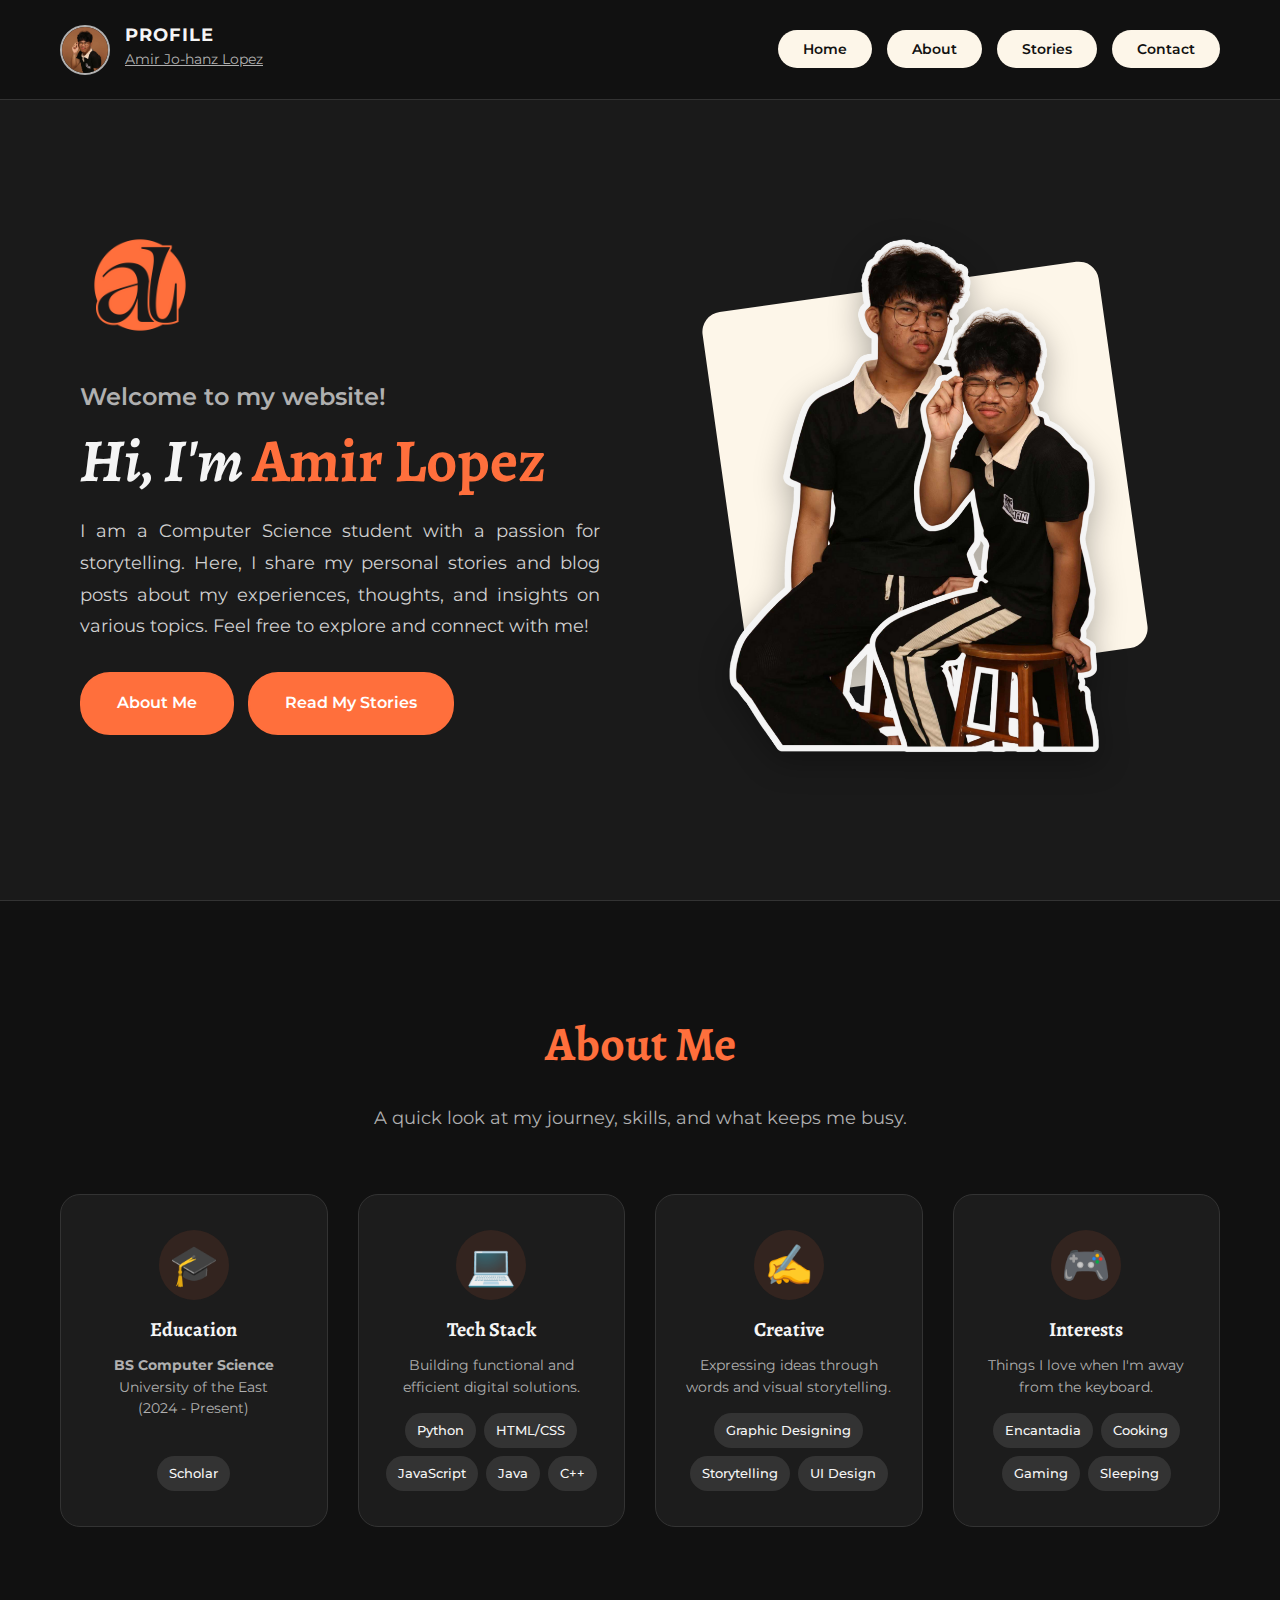
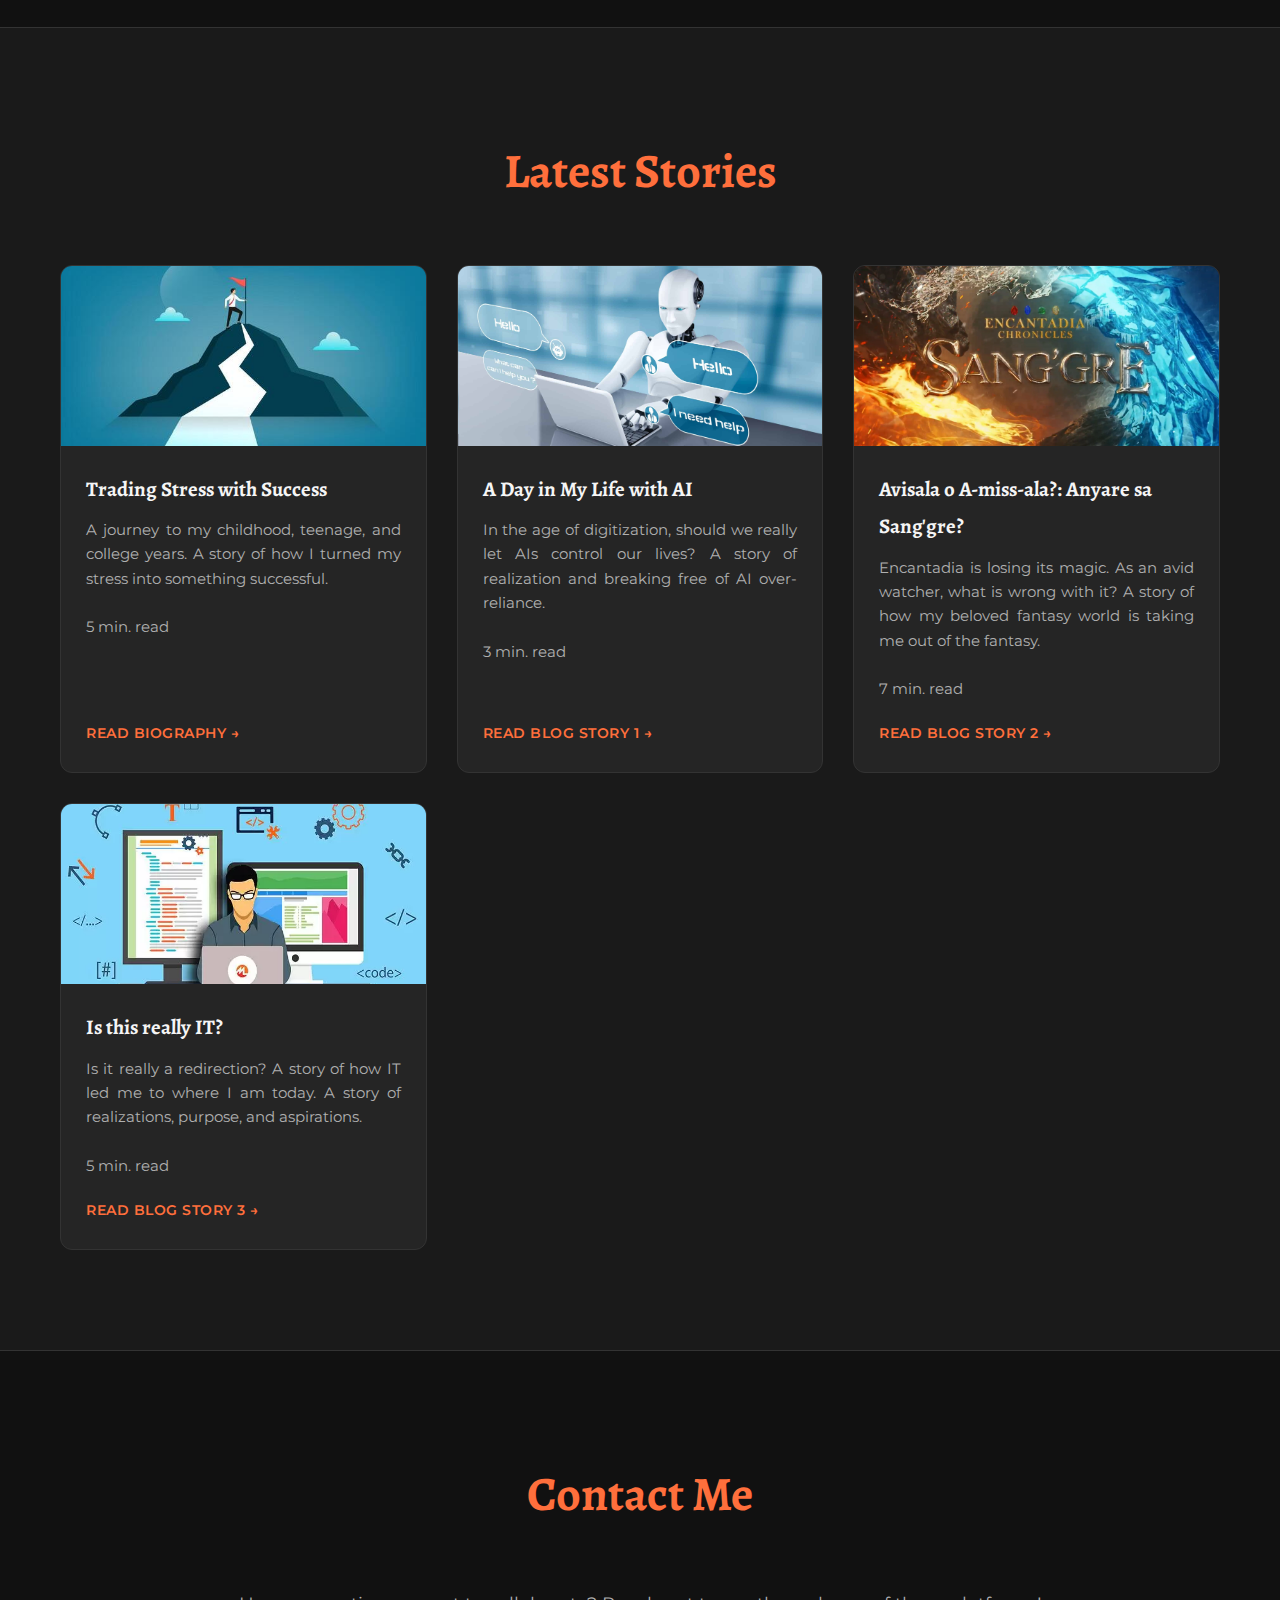
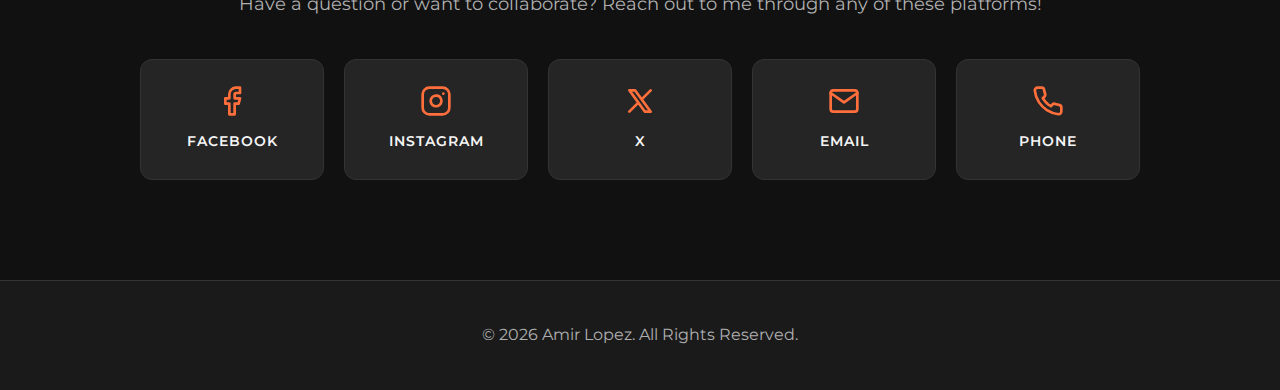
<file: index.html>
<!DOCTYPE html>
<html lang="en">
    <head>
        <meta charset="UTF-8">
        <meta name="viewport" content="width=device-width, initial-scale=1.0">
        <title>Home - Amir Lopez</title>
        
        <link rel="icon" type="image/png" href="images/hero/logo.png">
        
        <link rel="preconnect" href="https://fonts.googleapis.com">
        <link rel="preconnect" href="https://fonts.gstatic.com" crossorigin>
        <link href="https://fonts.googleapis.com/css2?family=Alegreya:ital,wght@0,400;0,700;1,400&family=Montserrat:wght@400;600;700&display=swap" rel="stylesheet">
        <link rel="stylesheet" href="design.css">

        <style>
            main {
                background-color: var(--bg-dark); 
                display: flex;
                align-items: center;
                justify-content: space-between;
                padding: 40px 80px 80px;
                max-width: 1400px;
                margin: 0 auto;
                width: 100%;
                min-height: calc(100vh - 100px);
            }

            p {
                text-align: center;
            }

            .hero-text {
                flex: 1;
                padding-right: 50px;
                z-index: 2;
            }

            .welcome-msg {
                font-size: 1.5rem; font-weight: 600;
                color: var(--text-grey); margin-bottom: 10px;
            }

            .hero-heading {
                font-family: var(--font-heading); 
                font-size: 3.8rem; font-style: italic;
                line-height: 1.1; margin-bottom: 20px;
            }

            .hero-heading .name {
                color: var(--accent-orange); font-style: normal;
            }

            .description {
                color: var(--text-grey); font-size: 1.1rem;
                line-height: 1.7; margin-bottom: 40px;
                max-width: 600px;
            }

            .btn {
                display: inline-block; padding: 15px 35px;
                border-radius: 30px; font-weight: 600;
                font-size: 1rem; transition: all 0.3s ease;
                border: 2px solid var(--accent-orange);
                margin-right: 10px;
            }

            .btn-primary {
                background-color: var(--accent-orange); color: white;
            }
            .btn-primary:hover {
                background-color: transparent; color: var(--accent-orange);
            }

            .hero-image {
                flex: 1; 
                display: flex;
                justify-content: center; 
                align-items: center;
                position: relative;
                height: 550px;
            }

            .hero-image::before {
                content: ''; 
                position: absolute;
                width: 400px; height: 390px;
                background-color: var(--accent-light);
                border-radius: 20px; 
                z-index: 0;
                top: 50%; left: 50%;
                transform: translate(-50%, -50%) rotate(-8deg); 
            }

            .person-img {
                max-height: 100%;
                width: auto;
                z-index: 1;
                position: relative;
                filter: drop-shadow(0 10px 15px rgba(0,0,0,0.3));
                transition: all 0.3s ease-in-out;
                transform-origin: center;
                cursor: zoom-in;
            }

            .person-img:hover {
                transform: scale(1.1) rotate(-4deg);
                filter: drop-shadow(0 10px 15px rgba(0,0,0,0.75));
            }

            .logo img {
                width: 120px;
                height: auto;
                transition: transform 0.3s ease;
                cursor: zoom-in;
            }

            .logo:hover img {
                transform: scale(1.2) rotate(-2deg);
            }

            .about-section {
                padding: 100px 60px;
                background-color: var(--bg-darker);
                border-top: 1px solid #333;
            }

            .section-header-center {
                text-align: center;
                margin-bottom: 60px;
                max-width: 800px;
                margin-left: auto;
                margin-right: auto;
            }

            .section-header-center h2 {
                font-family: var(--font-heading);
                font-size: 3rem;
                color: var(--accent-orange);
                margin-bottom: 15px;
            }

            .section-header-center p {
                color: var(--text-grey);
                font-size: 1.1rem;
            }

            .about-grid {
                display: grid;
                grid-template-columns: repeat(auto-fit, minmax(260px, 1fr));
                gap: 30px;
                max-width: 1200px;
                margin: 0 auto;
            }

            .info-card {
                background: rgba(37, 37, 37, 0.6);
                border: 1px solid #333;
                padding: 35px 25px;
                border-radius: 20px;
                text-align: center;
                transition: all 0.3s ease;
                position: relative;
                overflow: hidden;
                display: flex;
                flex-direction: column;
                align-items: center;
                height: 100%;
            }

            .info-card:hover {
                transform: translateY(-10px) rotate(-2deg);
                border-color: var(--accent-orange);
                background: rgba(37, 37, 37, 0.9);
                box-shadow: 0 15px 30px rgba(0,0,0,0.4);
            }

            .card-icon {
                font-size: 2.5rem;
                margin-bottom: 20px;
                color: var(--accent-orange);
                background: rgba(255, 111, 60, 0.1);
                width: 70px; height: 70px;
                display: flex; align-items: center; justify-content: center;
                border-radius: 50%;
            }

            .info-card h3 {
                font-size: 1.25rem;
                margin-bottom: 15px;
                color: var(--text-white);
                font-family: var(--font-heading);
                line-height: 1;
            }

            .info-card p {
                font-size: 0.9rem;
                color: var(--text-grey);
                margin-bottom: 15px;
                line-height: 1.5;
                text-align: center;
            }

            .skill-tags {
                display: flex;
                flex-wrap: wrap;
                gap: 8px;
                justify-content: center;
                margin-top: auto;
            }

            .tag {
                background-color: #333;
                color: var(--text-white);
                font-size: 0.8rem;
                padding: 6px 12px;
                border-radius: 20px;
                font-weight: 500;
            }

            .stories-section {
                padding: 100px 60px;
                background-color: var(--bg-dark);
                border-top: 1px solid #333;
            }

            .section-title {
                font-size: 3rem; margin-bottom: 50px;
                color: var(--accent-orange); text-align: center;
                font-family: var(--font-heading);
            }

            .stories-grid {
                display: grid;
                grid-template-columns: repeat(auto-fit, minmax(280px, 1fr));
                gap: 30px;
                max-width: 1200px; margin: 0 auto;
            }

            .story-card {
                background-color: var(--bg-card);
                border-radius: var(--border-radius);
                overflow: hidden;
                transition: transform 0.3s ease, box-shadow 0.3s ease;
                display: flex; flex-direction: column;
                border: 1px solid #333;
            }

            .story-card:hover {
                transform: translateY(-10px) rotate(-2deg);
                box-shadow: 0 10px 20px rgba(0,0,0,0.5);
                border-color: var(--accent-orange);
            }

            .card-img-placeholder {
                height: 180px; background-color: #333;
                display: flex; align-items: center;
                justify-content: center;
                color: var(--text-grey); font-size: 0.9rem;
            }
            
            .card-img-1 { background: url('images/cards/story1.jpg') center/cover; }
            .card-img-2 { background: url('images/cards/story2.jpg') center/cover; }
            .card-img-3 { background: url('images/cards/story3.jpg') center/cover; }
            .card-img-4 { background: url('images/cards/story4.jpg') center/cover; }

            .card-content {
                padding: 25px; display: flex;
                flex-direction: column; flex-grow: 1;
            }

            .card-content h3 {
                font-size: 1.3rem; margin-bottom: 10px;
                color: var(--text-white);
                font-family: var(--font-heading);
            }

            .card-content p {
                font-size: 0.95rem; color: var(--text-grey);
                line-height: 1.6; margin-bottom: 20px;
                text-align: justify;
            }

            .read-more {
                margin-top: auto; color: var(--accent-orange);
                font-weight: 600; font-size: 0.9rem;
                text-transform: uppercase; letter-spacing: 0.5px;
            }

            .contact-section {
                padding: 100px 60px;
                background-color: var(--bg-darker);
                border-top: 1px solid #333;
            }

            .contact-container {
                max-width: 1000px;
                margin: 0 auto;
                text-align: center;
            }

            .contact-subtitle {
                color: var(--text-grey);
                margin-bottom: 40px;
                font-size: 1.1rem;
            }

            .social-links {
                display: grid;
                grid-template-columns: repeat(auto-fit, minmax(150px, 1fr));
                gap: 20px;
                margin-top: 30px;
            }

            .social-item {
                background: var(--bg-card);
                border: 1px solid #333;
                padding: 25px 15px;
                border-radius: var(--border-radius);
                transition: all 0.3s ease;
                display: flex;
                flex-direction: column;
                align-items: center;
                gap: 12px;
            }

            .social-item svg {
                color: var(--accent-orange);
                width: 32px;
                height: 32px;
                fill: none;
                stroke: currentColor;
                stroke-width: 2;
                stroke-linecap: round;
                stroke-linejoin: round;
            }

            .social-item span {
                font-size: 0.85rem;
                font-weight: 600;
                color: var(--text-white);
                text-transform: uppercase;
                letter-spacing: 1px;
            }

            .social-item:hover {
                background: var(--bg-darker);
                border-color: var(--accent-orange);
                transform: translateY(-5px);
            }

            footer {
                background-color: var(--bg-dark);
            }
        </style>
    </head>

    <body>
        <header>
            <div class="profile-brand">
                <img src="images/hero/profile-img.png" alt="Amir Lopez" class="profile-pic-small">
                <div class="brand-text">
                    <h3>Profile</h3>
                    <span>Amir Jo-hanz Lopez</span>
                </div>
            </div>

            <nav>
                <ul>
                    <li><a href="#">Home</a></li>
                    <li><a href="#about">About</a></li>
                    <li><a href="#stories">Stories</a></li>
                    <li><a href="#contact">Contact</a></li>
                </ul>
            </nav>
        </header>

        <main>
            <div class="hero-text">
                <div class="logo" style="margin-bottom: 20px;">
                    <a href="images/hero/logo.png" target="images">
                        <img src="images/hero/logo.png" alt="Amir Lopez Logo">
                    </a>
                </div>

                <h2 class="welcome-msg">Welcome to my website!</h2>
                <h1 class="hero-heading">Hi, I'm <span class="name">Amir Lopez</span></h1>
                
                <p style="text-align: justify;">
                    I am a Computer Science student with a passion for storytelling. Here, I share my personal stories and blog posts about my experiences, thoughts, and insights on various topics. Feel free to explore and connect with me!
                </p>

                <div class="cta-buttons">
                    <a href="#about" class="btn btn-primary">About Me</a>
                    <a href="#stories" class="btn btn-primary">Read My Stories</a>
                </div>
            </div>

            <div class="hero-image">
                <img src="images/hero/hero-img.png" alt="Amir Lopez" class="person-img"> 
            </div>
        </main>

        <section id="about" class="about-section">
            <div class="section-header-center">
                <h2>About Me</h2>
                <p>A quick look at my journey, skills, and what keeps me busy.</p>
            </div>

            <div class="about-grid">
                <div class="info-card">
                    <div class="card-icon">&#127891;</div> <h3>Education</h3>
                    <p><strong>BS Computer Science</strong><br>University of the East<br>(2024 - Present)</p>
                    <div class="skill-tags">
                        <span class="tag">Scholar</span>
                    </div>
                </div>

                <div class="info-card">
                    <div class="card-icon">&#128187;</div> <h3>Tech Stack</h3>
                    <p>Building functional and efficient digital solutions.</p>
                    <div class="skill-tags">
                        <span class="tag">Python</span>
                        <span class="tag">HTML/CSS</span>
                        <span class="tag">JavaScript</span>
                        <span class="tag">Java</span>
                        <span class="tag">C++</span>
                    </div>
                </div>

                <div class="info-card">
                    <div class="card-icon">&#9997;</div> <h3>Creative</h3>
                    <p>Expressing ideas through words and visual storytelling.</p>
                    <div class="skill-tags">
                        <span class="tag">Graphic Designing</span>
                        <span class="tag">Storytelling</span>
                        <span class="tag">UI Design</span>
                    </div>
                </div>

                <div class="info-card">
                    <div class="card-icon">&#127918;</div> <h3>Interests</h3>
                    <p>Things I love when I'm away from the keyboard.</p>
                    <div class="skill-tags">
                        <span class="tag">Encantadia</span>
                        <span class="tag">Cooking</span>
                        <span class="tag">Gaming</span>
                        <span class="tag">Sleeping</span>
                    </div>
                </div>
            </div>
        </section>

        <section id="stories" class="stories-section">
            <h2 class="section-title">Latest Stories</h2>
            <div class="stories-grid">
                <a href="biography.html" class="story-card">
                    <div class="card-img-placeholder card-img-1"></div>
                    <div class="card-content">
                        <h3>Trading Stress with Success</h3>
                        <p>A journey to my childhood, teenage, and college years. A story of how I turned my stress into something successful.<br><br>5 min. read</p>
                        <span class="read-more">Read Biography &rarr;</span>
                    </div>
                </a>
                <a href="blog1.html" class="story-card">
                    <div class="card-img-placeholder card-img-2"></div>
                    <div class="card-content">
                        <h3>A Day in My Life with AI</h3>
                        <p>In the age of digitization, should we really let AIs control our lives? A story of realization and breaking free of AI over-reliance.<br><br>3 min. read</p>
                        <span class="read-more">Read Blog Story 1 &rarr;</span>
                    </div>
                </a>
                <a href="blog2.html" class="story-card">
                    <div class="card-img-placeholder card-img-3"></div>
                    <div class="card-content">
                        <h3>Avisala o A-miss-ala?: Anyare sa Sang'gre?</h3>
                        <p>Encantadia is losing its magic. As an avid watcher, what is wrong with it? A story of how my beloved fantasy world is taking me out of the fantasy.<br><br>7 min. read</p>
                        <span class="read-more">Read Blog Story 2 &rarr;</span>
                    </div>
                </a>
                <a href="blog3.html" class="story-card">
                    <div class="card-img-placeholder card-img-4"></div>
                    <div class="card-content">
                        <h3>Is this really IT?</h3>
                        <p>Is it really a redirection? A story of how IT led me to where I am today. A story of realizations, purpose, and aspirations.<br><br>5 min. read</p>
                        <span class="read-more">Read Blog Story 3 &rarr;</span>
                    </div>
                </a>
            </div>
        </section>

        <section id="contact" class="contact-section">
            <div class="contact-container">
                <h2 class="section-title">Contact Me</h2>
                <p class="contact-subtitle">Have a question or want to collaborate? Reach out to me through any of these platforms!</p>
                <div class="social-links">
                    <a href="https://facebook.com/haznnnn" target="_blank" class="social-item">
                        <svg viewBox="0 0 24 24"><path d="M18 2h-3a5 5 0 0 0-5 5v3H7v4h3v8h4v-8h3l1-4h-4V7a1 1 0 0 1 1-1h3z"></path></svg>
                        <span>Facebook</span>
                    </a>
                    <a href="https://instagram.com/jooooooanz" target="_blank" class="social-item">
                        <svg viewBox="0 0 24 24"><rect x="2" y="2" width="20" height="20" rx="5" ry="5"></rect><path d="M16 11.37A4 4 0 1 1 12.63 8 4 4 0 0 1 16 11.37z"></path><line x1="17.5" y1="6.5" x2="17.51" y2="6.5"></line></svg>
                        <span>Instagram</span>
                    </a>
                    <a href="https://x.com/hnzlpz" target="_blank" class="social-item">
                        <svg viewBox="0 0 24 24"><path d="M4 4l11.733 16h4.267l-11.733 -16z M4 20l6.768 -6.768 M13.232 10.768l6.768 -6.768"></path></svg>
                        <span>X</span>
                    </a>
                    <a href="mailto:amirlopezong@gmail.com" class="social-item">
                        <svg viewBox="0 0 24 24"><path d="M4 4h16c1.1 0 2 .9 2 2v12c0 1.1-.9 2-2 2H4c-1.1 0-2-.9-2-2V6c0-1.1.9-2 2-2z"></path><polyline points="22,6 12,13 2,6"></polyline></svg>
                        <span>Email</span>
                    </a>
                    <a href="tel:+639603689205" class="social-item">
                        <svg viewBox="0 0 24 24"><path d="M22 16.92v3a2 2 0 0 1-2.18 2 19.79 19.79 0 0 1-8.63-3.07 19.5 19.5 0 0 1-6-6 19.79 19.79 0 0 1-3.07-8.67A2 2 0 0 1 4.11 2h3a2 2 0 0 1 2 1.72 12.84 12.84 0 0 0 .7 2.81 2 2 0 0 1-.45 2.11L8.09 9.91a16 16 0 0 0 6 6l1.27-1.27a2 2 0 0 1 2.11-.45 12.84 12.84 0 0 0 2.81.7A2 2 0 0 1 22 16.92z"></path></svg>
                        <span>Phone</span>
                    </a>
                </div>
            </div>
        </section>

        <footer>
            &copy; 2026 Amir Lopez. All Rights Reserved.
        </footer>
    </body>

</html>
</file>
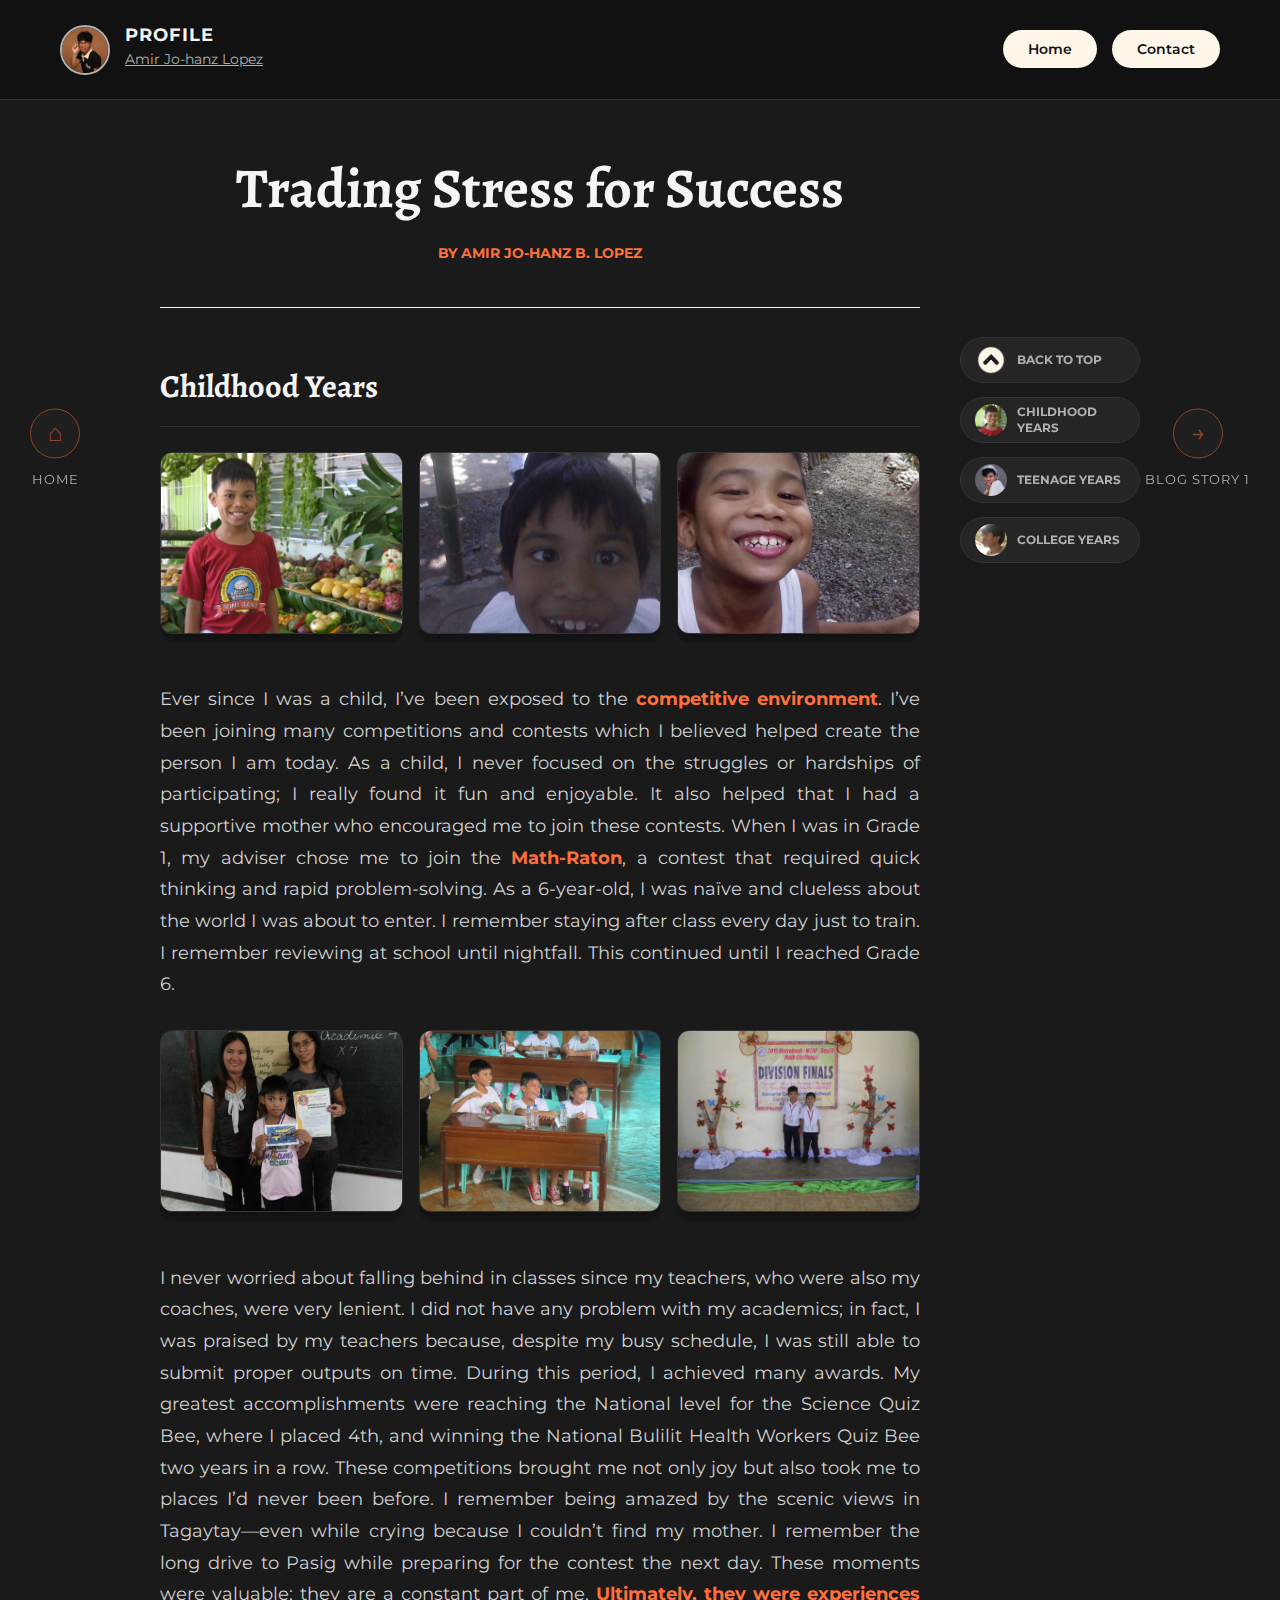
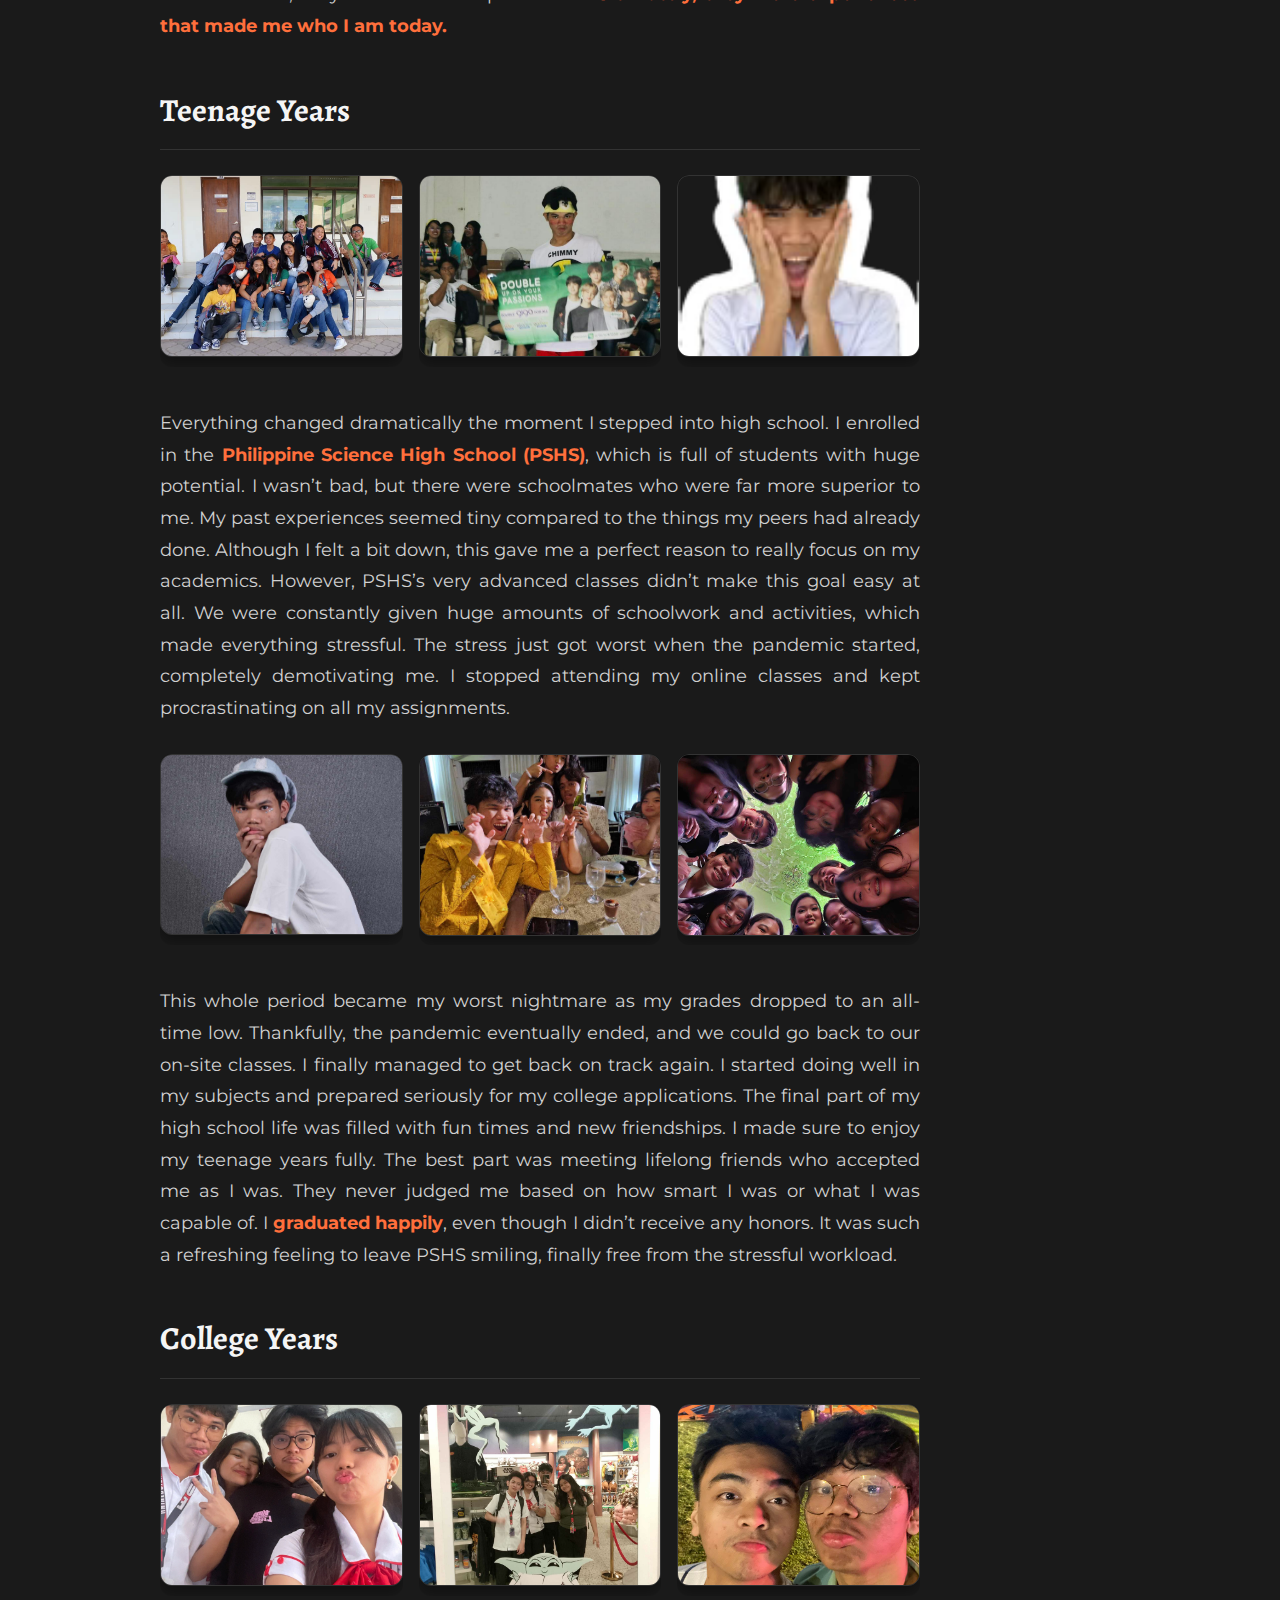
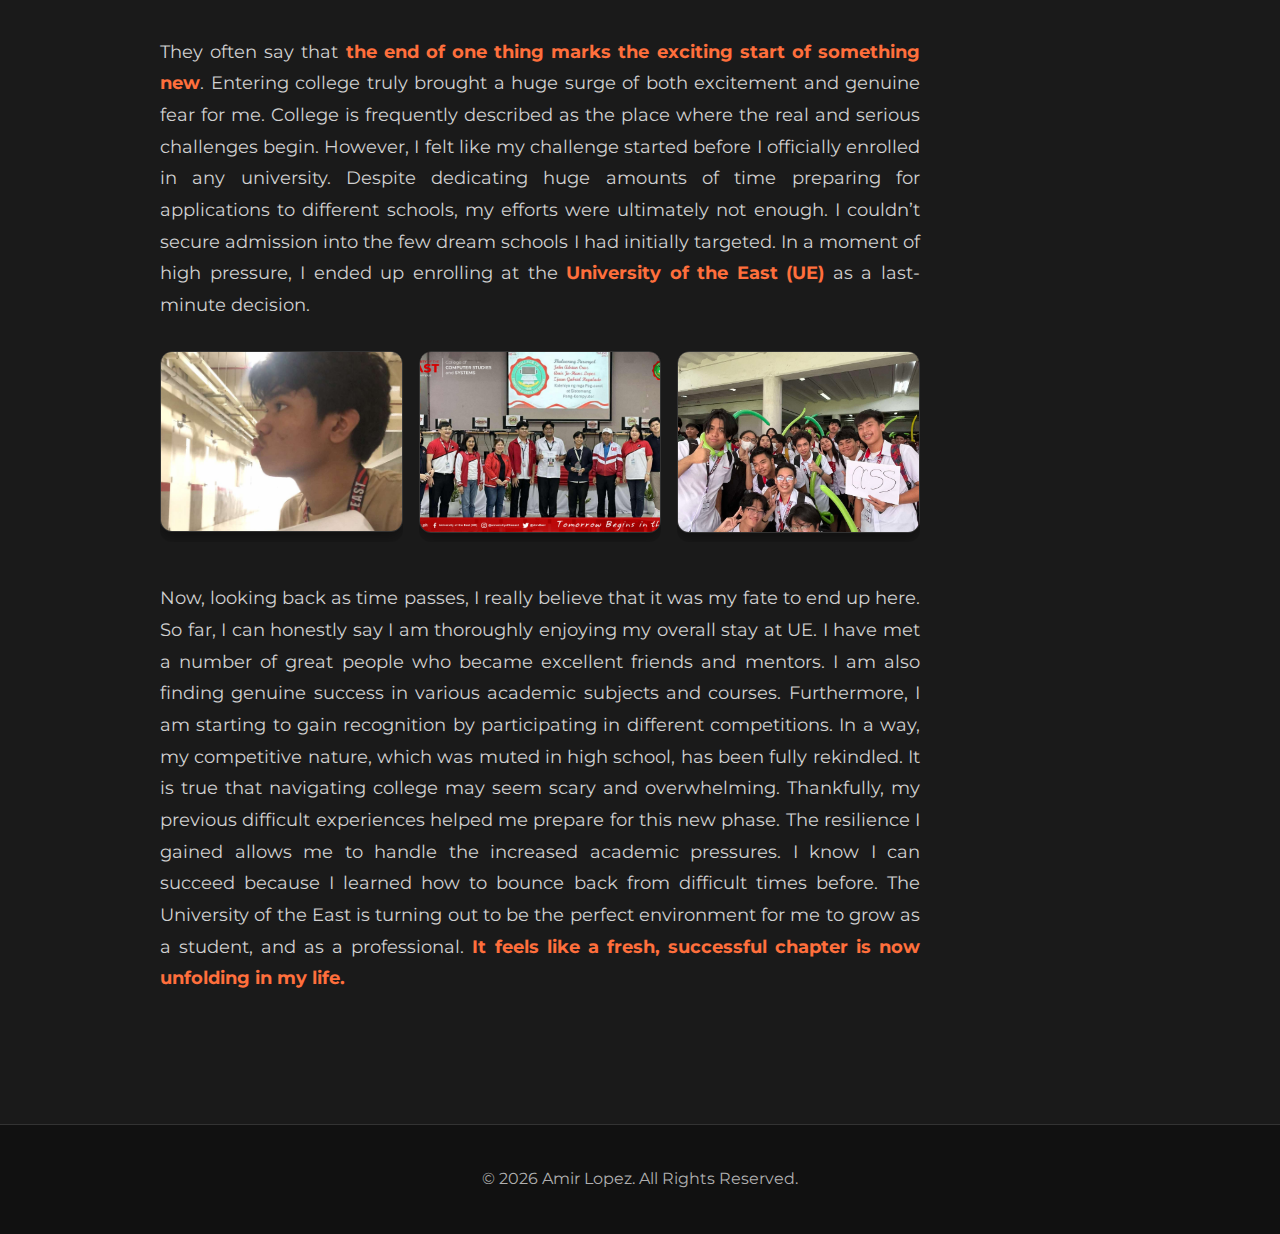
<file: biography.html>
<!DOCTYPE html>
<html lang="en">
    <head>
        <meta charset="UTF-8">
        <meta name="viewport" content="width=device-width, initial-scale=1.0">
        <title>Biography - Amir Lopez</title>

        <link rel="icon" type="image/png" href="images/hero/logo.png">
        
        <link rel="preconnect" href="https://fonts.googleapis.com">
        <link rel="preconnect" href="https://fonts.gstatic.com" crossorigin>
        <link href="https://fonts.googleapis.com/css2?family=Alegreya:ital,wght@0,400;0,700;1,400&family=Montserrat:wght@400;600;700&display=swap" rel="stylesheet">
        <link rel="stylesheet" href="design.css">

        <style>
            .mini-gallery {
                display: grid;
                grid-template-columns: repeat(auto-fit, minmax(160px, 1fr));
                gap: 16px;
                margin: 25px 0 40px;
            }

            .mini-gallery a {
                display: block;
                overflow: hidden;
                border-radius: 12px;
            }

            .mini-gallery img {
                width: 100%;
                aspect-ratio: 4 / 3;
                object-fit: cover;

                border: 1px solid #333;
                border-radius: 12px;
                box-shadow: 0 6px 15px rgba(0,0,0,0.4);

                cursor: zoom-in;
                transition: transform 0.35s ease, box-shadow 0.35s ease, filter 0.35s ease;
            }

            .mini-gallery a:hover img {
                transform: scale(1.08);
                box-shadow: 0 12px 28px rgba(0,0,0,0.65);
                filter: brightness(1.06);
            }

            .mini-gallery a:active img {
                transform: scale(0.98);
            }
        </style>
    </head>

    <body>
        <header>
            <div class="profile-brand">
                <img src="images/hero/profile-img.png" alt="Amir Lopez" class="profile-pic-small">
                <div class="brand-text">
                    <h3>Profile</h3>
                    <span>Amir Jo-hanz Lopez</span>
                </div>
            </div>

            <nav>
                <button class="nav-toggle">
                    &#9776;
                </button>
                <ul class="nav-links">
                    <li><a href="index.html">Home</a></li>
                    <li><a href="mailto:amirlopezong@gmail.com">Contact</a></li>
                </ul>
            </nav>
        </header>

        <div class="side-nav left">
            <a href="index.html" class="nav-btn" title="Back to Home">
                &#8962; </a>
            <span class="nav-label">Home</span>
        </div>

        <div class="side-nav right">
            <a href="blog1.html" class="nav-btn" title="Next Story">
                &#8594; </a>
            <span class="nav-label">Blog Story 1</span>
        </div>
        
        <div class="article-wrapper">
            <article class="article-container">
                <div id="top" class="article-header">
                    <h1 class="article-title">Trading Stress for Success</h1>
                    <div class="article-meta">By Amir Jo-hanz B. Lopez</div>
                </div>

                <h3 id="child" class="article-h3">Childhood Years</h3>
                <div class="mini-gallery">
                    <a href="images/bio/child4.jpg" target="images">
                        <img src="images/bio/child4.jpg" alt="Childhood Photo 1" title="Nutrition Month Celebration">
                    </a>

                    <a href="images/bio/child5.jpg" target="images">
                        <img src="images/bio/child5.jpg" alt="Childhood Photo 2" title="Kulitan at School">
                    </a>

                    <a href="images/bio/child6.jpg" target="images">
                        <img src="images/bio/child6.jpg" alt="Childhood Photo 3" title="Me when Grade 1">
                    </a>
                </div>

                <p>
                    Ever since I was a child, I’ve been exposed to the <b>competitive environment</b>. I’ve been joining many competitions and contests which I believed helped create the person I am today. As a child, I never focused on the struggles or hardships of participating; I really found it fun and enjoyable. It also helped that I had a supportive mother who encouraged me to join these contests. When I was in Grade 1, my adviser chose me to join the <b>Math-Raton</b>, a contest that required quick thinking and rapid problem-solving. As a 6-year-old, I was naïve and clueless about the world I was about to enter. I remember staying after class every day just to train. I remember reviewing at school until nightfall. This continued until I reached Grade 6.
                </p>

                <div class="mini-gallery">
                    <a href="images/bio/child1.jpg" target="images">
                        <img src="images/bio/child1.jpg" alt="Childhood Photo 4" title="Awarding">
                    </a>

                    <a href="images/bio/child2.jpg" target="images">
                        <img src="images/bio/child2.jpg" alt="Childhood Photo 5" title="Bulilit Health Workers Quiz Bee">
                    </a>

                    <a href="images/bio/child3.jpg" target="images">
                        <img src="images/bio/child3.jpg" alt="Childhood Photo 6" title="MTAP Division Level">
                    </a>
                </div>

                <p>
                    I never worried about falling behind in classes since my teachers, who were also my coaches, were very lenient. I did not have any problem with my academics; in fact, I was praised by my teachers because, despite my busy schedule, I was still able to submit proper outputs on time. During this period, I achieved many awards. My greatest accomplishments were reaching the National level for the Science Quiz Bee, where I placed 4th, and winning the National Bulilit Health Workers Quiz Bee two years in a row. These competitions brought me not only joy but also took me to places I’d never been before. I remember being amazed by the scenic views in Tagaytay—even while crying because I couldn’t find my mother. I remember the long drive to Pasig while preparing for the contest the next day. These moments were valuable; they are a constant part of me. <b>Ultimately, they were experiences that made me who I am today.</b>
                </p>

                <h3 id="teen" class="article-h3">Teenage Years</h3>
                <div class="mini-gallery">
                    <a href="images/bio/teen1.jpg" target="images">
                        <img src="images/bio/teen1.jpg" alt="Teenage Photo 1" title="Grade 7 Section">
                    </a>

                    <a href="images/bio/teen2.png" target="images">
                        <img src="images/bio/teen2.png" alt="Teenage Photo 2" title="Best Dressed as Jeje">
                    </a>

                    <a href="images/bio/teen3.png" target="images">
                        <img src="images/bio/teen3.png" alt="Teenage Photo 3" title=":0">
                    </a>
                </div>

                <p>
                    Everything changed dramatically the moment I stepped into high school. I enrolled in the <b>Philippine Science High School (PSHS)</b>, which is full of students with huge potential. I wasn’t bad, but there were schoolmates who were far more superior to me. My past experiences seemed tiny compared to the things my peers had already done. Although I felt a bit down, this gave me a perfect reason to really focus on my academics. However, PSHS’s very advanced classes didn’t make this goal easy at all. We were constantly given huge amounts of schoolwork and activities, which made everything stressful. The stress just got worst when the pandemic started, completely demotivating me. I stopped attending my online classes and kept procrastinating on all my assignments. 
                </p>
                
                <div class="mini-gallery">
                    <a href="images/bio/teen4.jpg" target="images">
                        <img src="images/bio/teen4.jpg" alt="Teenage Photo 1" title="Grade 7 Section">
                    </a>

                    <a href="images/bio/teen5.jpg" target="images">
                        <img src="images/bio/teen5.jpg" alt="Teenage Photo 2" title="Best Dressed as Jeje">
                    </a>

                    <a href="images/bio/teen6.jpg" target="images">
                        <img src="images/bio/teen6.jpg" alt="Teenage Photo 3" title=":0">
                    </a>
                </div>
                
                <p>
                    This whole period became my worst nightmare as my grades dropped to an all-time low. Thankfully, the pandemic eventually ended, and we could go back to our on-site classes. I finally managed to get back on track again. I started doing well in my subjects and prepared seriously for my college applications. The final part of my high school life was filled with fun times and new friendships. I made sure to enjoy my teenage years fully. The best part was meeting lifelong friends who accepted me as I was. They never judged me based on how smart I was or what I was capable of. I <b>graduated happily</b>, even though I didn’t receive any honors. It was such a refreshing feeling to leave PSHS smiling, finally free from the stressful workload.
                </p>
                
                <h3 id="college" class="article-h3">College Years</h3>
                <div class="mini-gallery">
                    <a href="images/bio/college3.jpg" target="images">
                        <img src="images/bio/college3.jpg" alt="College Photo 1" title="Me with Friends">
                    </a>

                    <a href="images/bio/college4.jpg" target="images">
                        <img src="images/bio/college4.jpg" alt="College Photo 2" title="Me with Friends Part 2">
                    </a>

                    <a href="images/bio/college6.jpg" target="images">
                        <img src="images/bio/college5.jpg" alt="College Photo 3" title="UP Fair with my boyfriend">
                    </a>
                </div>

                <p>
                    They often say that <b>the end of one thing marks the exciting start of something new</b>. Entering college truly brought a huge surge of both excitement and genuine fear for me. College is frequently described as the place where the real and serious challenges begin. However, I felt like my challenge started before I officially enrolled in any university. Despite dedicating huge amounts of time preparing for applications to different schools, my efforts were ultimately not enough. I couldn’t secure admission into the few dream schools I had initially targeted. In a moment of high pressure, I ended up enrolling at the <b>University of the East (UE)</b> as a last-minute decision. 
                </p>

                <div class="mini-gallery">
                    <a href="images/bio/college6.jpg" target="images">
                        <img src="images/bio/college6.jpg" alt="College Photo 1" title="Auditioning to UEDC">
                    </a>

                    <a href="images/bio/college1.jpg" target="images">
                        <img src="images/bio/college1.jpg" alt="College Photo 2" title="Tagisan ng Talino">
                    </a>

                    <a href="images/bio/college2.jpg" target="images">
                        <img src="images/bio/college2.jpg" alt="College Photo 3" title="CCSS Blockmates">
                    </a>
                </div>

                <p>
                    Now, looking back as time passes, I really believe that it was my fate to end up here. So far, I can honestly say I am thoroughly enjoying my overall stay at UE. I have met a number of great people who became excellent friends and mentors. I am also finding genuine success in various academic subjects and courses. Furthermore, I am starting to gain recognition by participating in different competitions. In a way, my competitive nature, which was muted in high school, has been fully rekindled. It is true that navigating college may seem scary and overwhelming. Thankfully, my previous difficult experiences helped me prepare for this new phase. The resilience I gained allows me to handle the increased academic pressures. I know I can succeed because I learned how to bounce back from difficult times before. The University of the East is turning out to be the perfect environment for me to grow as a student, and as a professional. <b>It feels like a fresh, successful chapter is now unfolding in my life.</b>
                </p>
            </article>

            <nav class="side-anchors">
                <a href="#top">
                    <img src="images/buttons/topbtn.png" alt="Top">
                    <span>Back to Top</span>
                </a>
                <a href="#child">
                    <img src="images/buttons/childbtn.png" alt="Childhood">
                    <span>Childhood Years</span>
                </a>
                <a href="#teen">
                    <img src="images/buttons/teenbtn.png" alt="Teenage">
                    <span>Teenage Years</span>
                </a>
                <a href="#college">
                    <img src="images/buttons/collegebtn.png" alt="College">
                    <span>College Years</span>
                </a>
            </nav>
        </div>

        <footer>
            &copy; 2026 Amir Lopez. All Rights Reserved.
        </footer>

    </body>

</html>
</file>
<file: design.css>
:root {
    --bg-dark: #1a1a1a;
    --bg-darker: #111111;
    --bg-card: #252525;
    --text-white: #f5f5f5;
    --text-grey: #b0b0b0;
    --accent-orange: #ff6f3c;
    --accent-light: #fdf6e9;
    --border-radius: 12px;
    --font-body: 'Montserrat', sans-serif;
    --font-heading: 'Alegreya', serif;
}

html { scroll-behavior: smooth; }

* {
    margin: 0;
    padding: 0;
    box-sizing: border-box;
}

body {
    background-color: var(--bg-dark);
    color: var(--text-white);
    font-family: var(--font-body);
    line-height: 1.8;
    overflow-x: hidden;
}

a { text-decoration: none; color: inherit; }
ul { list-style: none; }

/* Header */
header {
    background-color: var(--bg-darker);
    height: 100px;
    display: flex;
    justify-content: space-between;
    align-items: center;
    padding: 0 60px;
    position: sticky;
    top: 0;
    z-index: 100;
    border-bottom: 1px solid #333;
}

.profile-brand {
    display: flex;
    align-items: center;
    gap: 15px;
}

.profile-pic-small {
    width: 50px; height: 50px;
    border-radius: 50%;
    object-fit: cover;
    border: 2px solid var(--text-grey);
}

.brand-text h3 {
    font-size: 1.1rem; font-weight: 700;
    text-transform: uppercase; letter-spacing: 1px;
    line-height: 1.1;
}

.brand-text span {
    font-size: 0.85rem; color: var(--text-grey);
    text-decoration: underline;
}

nav ul {
    display: flex;
    gap: 15px;
}

nav a {
    color: var(--bg-darker);
    background-color: var(--accent-light);
    padding: 10px 25px;
    border-radius: 30px;
    font-weight: 600;
    font-size: 0.9rem;
    transition: transform 0.2s ease, background-color 0.2s ease;
}

nav a:hover {
    transform: translateY(-2px);
    background-color: var(--accent-orange);
    color: var(--text-white);
}

/* Arrow Nav */
.side-nav {
    position: fixed;
    top: 50%;
    transform: translateY(-50%);
    display: flex;
    flex-direction: column;
    align-items: center;
    gap: 10px;
    z-index: 50;
}

.side-nav.left { left: 30px; }
.side-nav.right { right: 30px; }

.nav-btn {           
    width: 50px;
    height: 50px;
    border-radius: 50%;
    background: var(--bg-card);
    border: 1px solid var(--accent-orange);
    color: var(--accent-orange);
    display: flex;
    align-items: center;
    justify-content: center;
    font-size: 1.5rem;
    opacity: 0.5;
    transition: 0.3s;
}

.nav-btn:hover {
    background: var(--accent-orange);
    color: white;
    opacity: 1;
    transform: scale(1.1);
}

.nav-label {
    font-size: 0.8rem;
    color: var(--text-grey);
    text-transform: uppercase;
    letter-spacing: 1px;
}
  
/* Article Layout + Side Anchors */
.article-wrapper {
    max-width: 1000px;
    margin: 0 auto;
    display: flex;
    align-items: flex-start;
}

.article-container {
    max-width: 800px;
    margin: 60px 0 100px;
    padding: 0 20px;
    scroll-margin-top: 200px;
}

.article-header {
    text-align: center;
    margin-bottom: 50px;
    border-bottom: 1px solid;
    padding-bottom: 40px;
}

.article-title {
    font-family: var(--font-heading);
    font-size: 3.5rem;
    line-height: 1;
}

.article-meta {
    color: var(--accent-orange);
    font-size: 0.9rem;
    text-transform: uppercase;
    margin-top: 25px;
    font-weight: bold;
}

p {
    margin-bottom: 30px;
    font-size: 1.1rem;
    color: #d1d1d1;
    text-align: justify;
}

p b { color: var(--accent-orange); }

blockquote {
    background: var(--bg-card);
    border-left: 4px solid var(--accent-orange);
    margin: 2rem 0;
    padding: 1.5rem 2rem;
    font-family: var(--font-heading);
    font-style: italic;
    font-size: 1.3rem;
    border-radius: 0 8px 8px 0;
}

.article-h3 {
    font-family: var(--font-heading);
    font-size: 2rem;
    margin: 40px 0 20px;
    border-bottom: 1px solid #333;
    padding-bottom: 10px;
    scroll-margin-top: 160px;
}


/* Side Anchors */
.side-anchors {
    position: sticky;
    top: 50%;
    transform: translateY(-50%);
    margin-left: 20px;
    display: flex;
    flex-direction: column;
    gap: 14px;
}

.side-anchors a {
    display: flex;
    align-items: center;
    gap: 10px;
    padding: 6px 14px;
    background: var(--bg-card);
    border: 1px solid #333;
    border-radius: 30px;
    font-size: 0.75rem;
    font-weight: 700;
    text-transform: uppercase;
    color: var(--text-grey);
    transition: all 0.25s ease;
}

  
.side-anchors a:hover {
    background: var(--accent-orange);
    color: var(--text-white);
    transform: translateX(4px);
}

 
/* Icon size lock */
.side-anchors img {
    width: 32px; height: 32px;
    min-width: 32px; min-height: 32px;
    max-width: 32px; max-height: 32px;
    border-radius: 50%;
    object-fit: cover;
}

.side-anchors span {
    line-height: 1.3;
}

.banner-img {
    display: block;
    margin: 0 auto 40px;
    width: 100%;
    height: auto;
    max-height: 400px;
    object-fit: cover;
    border-radius: 12px;
    transition: all 0.3s ease-in-out;
}

.banner-img:hover {
    transform: scale(1.1);
    box-shadow: 0 12px 30px rgba(0,0,0,0.6);
}

.float-img {
    border-radius: 12px;
    box-shadow: 0 8px 20px rgba(0,0,0,0.4);
    border: 1px solid #333;
}

.float-right {
    float: right;
    margin-left: 30px;
    width: 300px;
    border-radius: 12px;
    transition: all 0.3s ease-in-out;
}

.float-right:hover {
    transform: scale(1.1);
    box-shadow: 0 12px 30px rgba(0,0,0,0.6);
}

.float-left {
    float: left;
    margin-right: 30px;
    width: 300px;
    border-radius: 12px;
    transition: all 0.3s ease-in-out;
}

.float-left:hover {
    transform: scale(1.1);
    box-shadow: 0 12px 30px rgba(0,0,0,0.6);
}

footer {
    text-align: center;
    padding: 40px;
    background: var(--bg-darker);
    border-top: 1px solid #333;
    color: var(--text-grey);
}
            
::-webkit-scrollbar {
    width: 7px;
}

::-webkit-scrollbar-track {
    background: var(--bg-card);
    border-radius: 10px;
}

::-webkit-scrollbar-thumb {
    background-color: var(--accent-orange);
    border-radius: 10px;
}

/* Hamburger button */
.nav-toggle {
    display: none;
    background: var(--accent-orange);
    border: none;
    color: white;
    font-size: 1.5rem;
    padding: 10px 15px;
    border-radius: 8px;
    cursor: pointer;
}

/* Navbar links for mobile */
.nav-links {
    display: flex;
    gap: 15px;
}

@media (max-width: 768px) {
    .nav-toggle {
        display: block;
    }

    .nav-links {
        position: absolute;
        top: 100px; /* below header */
        right: 0;
        background-color: var(--bg-darker);
        flex-direction: column;
        width: 200px;
        border-left: 1px solid #333;
        border-bottom: 1px solid #333;
        padding: 15px;
        gap: 10px;
        display: none; /* hidden by default */
        z-index: 99;
    }

    .nav-links.show {
        display: flex;
    }

    nav a {
        padding: 10px;
        border-radius: 8px;
        text-align: center;
    }
}
</file>
